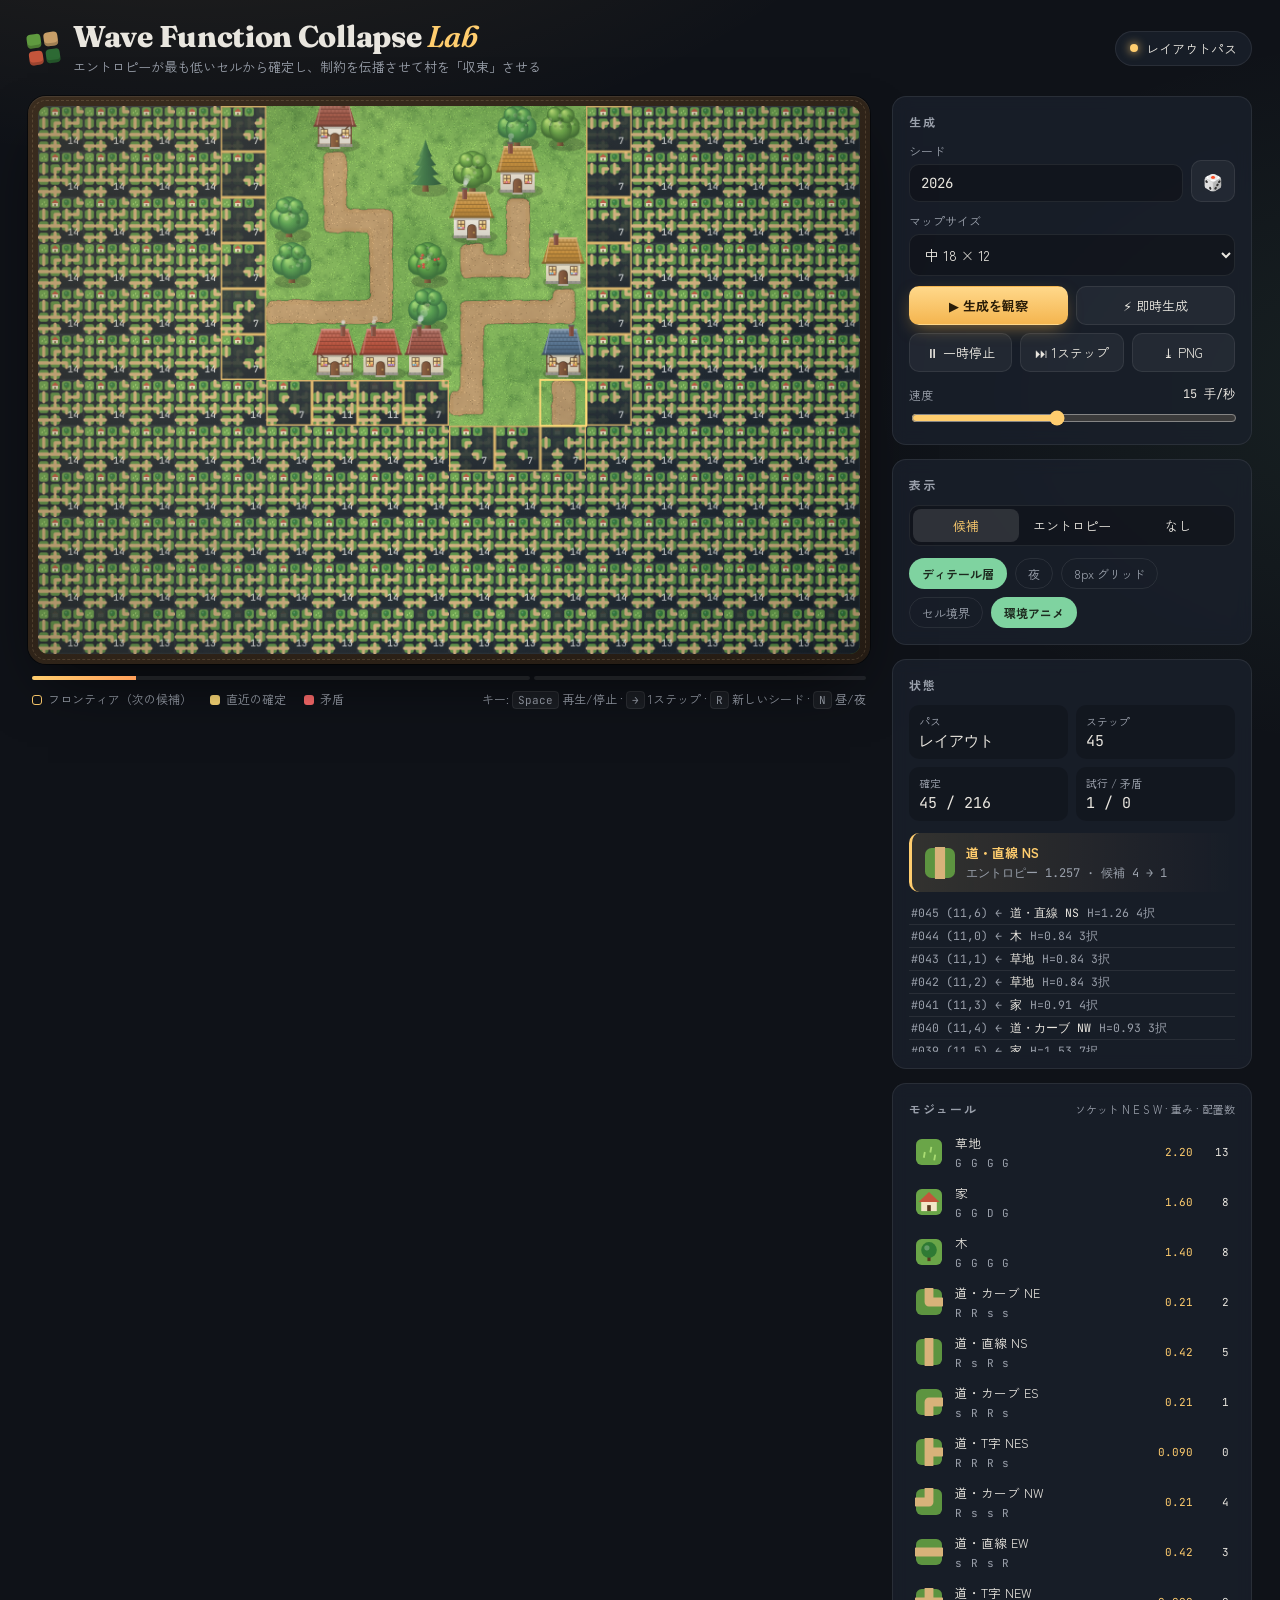
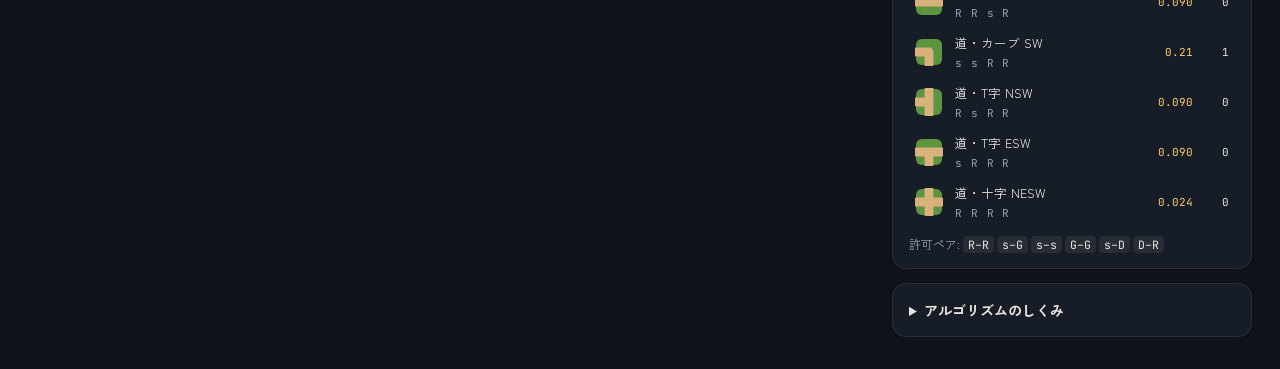
<file: index.html>
<!doctype html>
<html lang="ja">
<head>
  <meta charset="utf-8">
  <meta name="viewport" content="width=device-width, initial-scale=1">
  <title>Wave Function Collapse Lab</title>
  <meta name="description" content="2パスの Wave Function Collapse で小さな村を生成するインタラクティブなデモ">
  <link rel="preconnect" href="https://fonts.googleapis.com">
  <link rel="preconnect" href="https://fonts.gstatic.com" crossorigin>
  <link href="https://fonts.googleapis.com/css2?family=Fraunces:opsz,wght@9..144,600;9..144,800&family=JetBrains+Mono:wght@400;600&family=Zen+Kaku+Gothic+New:wght@400;500;700&display=swap" rel="stylesheet">
  <link rel="stylesheet" href="css/style.css">
</head>
<body>
  <header class="top">
    <div class="brand">
      <div class="logo" aria-hidden="true">
        <span></span><span></span><span></span><span></span>
      </div>
      <div>
        <h1>Wave Function Collapse <em>Lab</em></h1>
        <p class="sub">エントロピーが最も低いセルから確定し、制約を伝播させて村を「収束」させる</p>
      </div>
    </div>
    <div class="phase-pill" id="phasePill"><i></i><span id="phaseText">待機中</span></div>
  </header>

  <main class="layout">
    <section class="stage">
      <div class="frame">
        <canvas id="view"></canvas>
        <div class="toast" id="toast"></div>
      </div>
      <div class="progress"><div class="bar" id="barLayout"></div><div class="bar detail" id="barDetail"></div></div>
      <div class="stage-legend">
        <span><b class="dot frontier"></b>フロンティア（次の候補）</span>
        <span><b class="dot pick"></b>直近の確定</span>
        <span><b class="dot bad"></b>矛盾</span>
        <span class="hint">キー: <kbd>Space</kbd> 再生/停止 · <kbd>→</kbd> 1ステップ · <kbd>R</kbd> 新しいシード · <kbd>N</kbd> 昼/夜</span>
      </div>
    </section>

    <aside class="panel">
      <div class="card">
        <h2>生成</h2>
        <div class="row">
          <label class="field grow">
            <span>シード</span>
            <input id="seed" type="number" min="1" max="2147483646" value="2026">
          </label>
          <button class="icon" id="dice" title="ランダムなシード">🎲</button>
        </div>
        <div class="row">
          <label class="field grow">
            <span>マップサイズ</span>
            <select id="size">
              <option value="12x9">小 12 × 9</option>
              <option value="18x12" selected>中 18 × 12</option>
              <option value="24x15">大 24 × 15</option>
            </select>
          </label>
        </div>
        <div class="btns">
          <button class="primary" id="btnAnimate">▶ 生成を観察</button>
          <button id="btnInstant">⚡ 即時生成</button>
        </div>
        <div class="btns three">
          <button id="btnPlay" title="Space">⏸ 一時停止</button>
          <button id="btnStep" title="→">⏭ 1ステップ</button>
          <button id="btnPng" title="PNGで保存">⤓ PNG</button>
        </div>
        <label class="field">
          <span>速度 <output id="speedOut"></output></span>
          <input id="speed" type="range" min="1" max="10" value="5">
        </label>
      </div>

      <div class="card">
        <h2>表示</h2>
        <div class="seg" id="overlaySeg">
          <button data-v="options" class="on">候補</button>
          <button data-v="entropy">エントロピー</button>
          <button data-v="none">なし</button>
        </div>
        <div class="toggles">
          <label><input type="checkbox" id="optDetails" checked><span>ディテール層</span></label>
          <label><input type="checkbox" id="optNight"><span>夜</span></label>
          <label><input type="checkbox" id="optSpot"><span>8px グリッド</span></label>
          <label><input type="checkbox" id="optGrid"><span>セル境界</span></label>
          <label><input type="checkbox" id="optAmbient" checked><span>環境アニメ</span></label>
        </div>
      </div>

      <div class="card stats">
        <h2>状態</h2>
        <dl>
          <div><dt>パス</dt><dd id="stPass">—</dd></div>
          <div><dt>ステップ</dt><dd id="stSteps">0</dd></div>
          <div><dt>確定</dt><dd id="stDecided">0 / 0</dd></div>
          <div><dt>試行 / 矛盾</dt><dd id="stAttempts">1 / 0</dd></div>
        </dl>
        <div class="lastpick" id="lastPick">まだ何も選ばれていません</div>
        <ol class="log" id="log"></ol>
      </div>

      <div class="card">
        <h2>モジュール <small>ソケット N E S W · 重み · 配置数</small></h2>
        <ul class="modules" id="modules"></ul>
        <p class="note">許可ペア: <code>R–R</code> <code>s–G</code> <code>s–s</code> <code>G–G</code> <code>s–D</code> <code>D–R</code></p>
      </div>

      <details class="card how">
        <summary>アルゴリズムのしくみ</summary>
        <ol>
          <li><b>重ね合わせ</b> — 全セルが 14 モジュールすべての可能性を持つ。最下段は「家禁止」の単項ルールで削る。</li>
          <li><b>最初の一手</b> — 中央 4 セルのどれかに家を置き、村をひと塊で外側へ育てる。</li>
          <li><b>観測</b> — 確定済みセルに隣接する「フロンティア」の中から、シャノンエントロピー <code>log ΣW − Σw·log w / ΣW</code>（+ 小さなノイズ）が最小のセルを選び、重み付きでモジュールを決める。</li>
          <li><b>伝播</b> — スタックで隣へ制約を広げ、各辺のソケットが合わない候補を消す。候補が 0 になったら矛盾 → 次のシードで再試行。</li>
          <li><b>ディテールパス</b> — 1 セルを 4×4 スポットに分け、レイアウトに応じた重み（家の近くに花、土の上だけ小石、庭に最低4マスの柵 …）で同じソルバーをもう一度回す。</li>
        </ol>
        <p class="src">参考: <a href="https://www.spritecook.ai/blog/wave-function-collapse-explained" target="_blank" rel="noopener">Wave Function Collapse Explained — SpriteCook</a></p>
      </details>
    </aside>
  </main>

  <script src="js/solver.js"></script>
  <script src="js/village.js"></script>
  <script src="js/render.js"></script>
  <script src="js/app.js"></script>
</body>
</html>
</file>
<file: css/style.css>
:root {
  --bg: #0f1218;
  --bg2: #151a23;
  --card: rgba(26, 32, 44, 0.78);
  --line: rgba(255, 255, 255, 0.08);
  --text: #e9e6df;
  --muted: #9aa0ab;
  --accent: #ffcd6e;
  --accent2: #7fd3a0;
  --bad: #ff6b6b;
  --radius: 14px;
}
* { box-sizing: border-box; }
html, body { margin: 0; }
body {
  background:
    radial-gradient(1200px 600px at 15% -10%, rgba(255, 205, 110, 0.10), transparent 60%),
    radial-gradient(900px 600px at 110% 20%, rgba(127, 211, 160, 0.08), transparent 60%),
    var(--bg);
  color: var(--text);
  font-family: "Zen Kaku Gothic New", system-ui, -apple-system, "Hiragino Sans", sans-serif;
  min-height: 100vh;
}
button, input, select { font: inherit; color: inherit; }

/* ---------- header ---------- */
.top {
  display: flex; align-items: center; justify-content: space-between; gap: 16px;
  padding: 20px 28px 8px;
}
.brand { display: flex; align-items: center; gap: 14px; }
.logo { display: grid; grid-template-columns: repeat(2, 14px); gap: 3px; transform: rotate(-8deg); }
.logo span { width: 14px; height: 14px; border-radius: 4px; background: #5f9a3f; box-shadow: inset 0 -3px 0 rgba(0,0,0,.2); }
.logo span:nth-child(2) { background: #c79e68; }
.logo span:nth-child(3) { background: #c4553b; }
.logo span:nth-child(4) { background: #2d6a34; animation: pulse 2.4s infinite; }
@keyframes pulse { 50% { background: #ffcd6e; } }
h1 {
  font-family: "Fraunces", Georgia, serif; font-weight: 800; letter-spacing: -0.01em;
  font-size: clamp(20px, 2.6vw, 30px); margin: 0; line-height: 1.1;
}
h1 em { font-style: italic; color: var(--accent); font-weight: 600; }
.sub { margin: 4px 0 0; color: var(--muted); font-size: 13px; }
.phase-pill {
  display: inline-flex; align-items: center; gap: 8px; white-space: nowrap;
  padding: 7px 14px; border-radius: 999px; border: 1px solid var(--line);
  background: var(--card); font-size: 13px;
}
.phase-pill i { width: 8px; height: 8px; border-radius: 50%; background: var(--muted); }
.phase-pill.run i { background: var(--accent); box-shadow: 0 0 10px var(--accent); animation: blink 1s infinite; }
.phase-pill.done i { background: var(--accent2); box-shadow: 0 0 10px var(--accent2); }
.phase-pill.fail i { background: var(--bad); }
@keyframes blink { 50% { opacity: .35; } }

/* ---------- layout ---------- */
.layout {
  display: grid; grid-template-columns: minmax(0, 1fr) 360px; gap: 22px;
  padding: 12px 28px 32px; align-items: start;
}
@media (max-width: 1080px) { .layout { grid-template-columns: 1fr; } }
@media (max-width: 600px) { .top, .layout { padding-left: 16px; padding-right: 16px; } .top { flex-wrap: wrap; } }

.stage { position: sticky; top: 12px; }
@media (max-width: 1080px) { .stage { position: static; } }
.frame {
  position: relative; border-radius: 18px; padding: 10px;
  background: linear-gradient(145deg, #3a2c1e, #241b13);
  box-shadow: 0 30px 60px -20px rgba(0,0,0,.7), inset 0 1px 0 rgba(255,255,255,.08), 0 0 0 1px rgba(0,0,0,.5);
}
.frame::before {
  content: ""; position: absolute; inset: 4px; border-radius: 14px; pointer-events: none;
  border: 1px dashed rgba(255, 220, 170, 0.15);
}
canvas#view {
  display: block; width: 100%; height: auto; border-radius: 10px;
  background: #4d8735; image-rendering: auto;
  box-shadow: inset 0 0 0 1px rgba(0,0,0,.4);
}
.toast {
  position: absolute; left: 50%; top: 22px; transform: translate(-50%, -10px);
  padding: 8px 16px; border-radius: 999px; font-size: 13px; font-weight: 500;
  background: rgba(20, 22, 30, 0.88); border: 1px solid var(--line);
  opacity: 0; transition: .25s; pointer-events: none; backdrop-filter: blur(6px);
}
.toast.show { opacity: 1; transform: translate(-50%, 0); }
.toast.bad { border-color: rgba(255,107,107,.5); color: #ffd0d0; }
.progress { display: flex; gap: 4px; height: 4px; margin: 12px 4px 0; }
.progress .bar {
  flex: 3; border-radius: 3px; background: var(--line); position: relative; overflow: hidden;
}
.progress .bar.detail { flex: 2; }
.progress .bar::after {
  content: ""; position: absolute; inset: 0; width: var(--p, 0%);
  background: linear-gradient(90deg, #ffcd6e, #ff9f5a); transition: width .1s linear;
}
.progress .bar.detail::after { background: linear-gradient(90deg, #7fd3a0, #6fc0ff); }
.stage-legend {
  display: flex; flex-wrap: wrap; gap: 6px 18px; margin: 10px 4px 0;
  color: var(--muted); font-size: 12px; align-items: center;
}
.stage-legend .hint { margin-left: auto; }
.dot { display: inline-block; width: 10px; height: 10px; border-radius: 3px; margin-right: 6px; vertical-align: -1px; }
.dot.frontier { border: 1.5px solid #ffcd6e; }
.dot.pick { background: #ffdc78; }
.dot.bad { background: var(--bad); }
kbd {
  font-family: "JetBrains Mono", monospace; font-size: 11px; padding: 1px 5px; border-radius: 4px;
  border: 1px solid var(--line); background: rgba(255,255,255,.05);
}

/* ---------- panel ---------- */
.panel { display: flex; flex-direction: column; gap: 14px; }
.card {
  background: var(--card); border: 1px solid var(--line); border-radius: var(--radius);
  padding: 16px; backdrop-filter: blur(8px);
}
.card h2 {
  margin: 0 0 12px; font-size: 12px; letter-spacing: .14em; text-transform: uppercase;
  color: var(--muted); font-weight: 700; display: flex; justify-content: space-between; align-items: baseline;
}
.card h2 small { letter-spacing: 0; text-transform: none; font-weight: 400; font-size: 11px; }
.row { display: flex; gap: 8px; align-items: end; margin-bottom: 10px; }
.grow { flex: 1; }
.field { display: flex; flex-direction: column; gap: 5px; font-size: 12px; color: var(--muted); }
.field span { display: flex; justify-content: space-between; }
.field output { color: var(--text); font-family: "JetBrains Mono", monospace; }
input[type=number], select {
  width: 100%; padding: 9px 11px; border-radius: 10px; border: 1px solid var(--line);
  background: rgba(0,0,0,.25); color: var(--text); font-family: "JetBrains Mono", monospace; font-size: 14px;
}
select { font-family: inherit; }
input[type=range] { width: 100%; accent-color: var(--accent); }
button {
  cursor: pointer; border: 1px solid var(--line); background: rgba(255,255,255,.05);
  border-radius: 10px; padding: 9px 12px; font-size: 13px; transition: .15s; white-space: nowrap;
}
button:hover { background: rgba(255,255,255,.1); border-color: rgba(255,255,255,.18); }
button:active { transform: translateY(1px); }
button.icon { padding: 8px 11px; font-size: 16px; }
button.primary {
  background: linear-gradient(180deg, #ffd88a, #f4b54f); color: #2a1d08; border-color: transparent; font-weight: 700;
  box-shadow: 0 6px 18px -6px rgba(255, 190, 80, .6);
}
button.primary:hover { filter: brightness(1.05); }
.btns { display: grid; grid-template-columns: 1fr 1fr; gap: 8px; margin-bottom: 8px; }
.btns.three { grid-template-columns: repeat(3, 1fr); margin-bottom: 14px; }

.seg { display: grid; grid-template-columns: repeat(3, 1fr); background: rgba(0,0,0,.25); border-radius: 10px; padding: 3px; border: 1px solid var(--line); margin-bottom: 12px; }
.seg button { border: 0; background: transparent; border-radius: 8px; padding: 7px; }
.seg button.on { background: rgba(255,255,255,.12); color: var(--accent); }
.toggles { display: flex; flex-wrap: wrap; gap: 8px; }
.toggles label { cursor: pointer; }
.toggles input { display: none; }
.toggles span {
  display: inline-block; padding: 6px 12px; border-radius: 999px; font-size: 12px;
  border: 1px solid var(--line); color: var(--muted); transition: .15s;
}
.toggles input:checked + span { color: #1d2a1f; background: var(--accent2); border-color: transparent; font-weight: 700; }

.stats dl { display: grid; grid-template-columns: 1fr 1fr; gap: 8px; margin: 0 0 12px; }
.stats dl div { background: rgba(0,0,0,.2); border-radius: 10px; padding: 8px 10px; }
.stats dt { font-size: 11px; color: var(--muted); }
.stats dd { margin: 2px 0 0; font-family: "JetBrains Mono", monospace; font-size: 15px; }
.lastpick {
  font-size: 13px; padding: 10px 12px; border-radius: 10px; margin-bottom: 10px;
  background: linear-gradient(90deg, rgba(255,205,110,.12), transparent); border-left: 3px solid var(--accent);
  display: flex; align-items: center; gap: 10px; min-height: 48px;
}
.lastpick canvas { flex: none; border-radius: 6px; }
.lastpick b { color: var(--accent); }
.mono { font-family: "JetBrains Mono", monospace; font-size: 12px; color: var(--muted); }
.log { list-style: none; margin: 0; padding: 0; max-height: 150px; overflow: auto; font-family: "JetBrains Mono", monospace; font-size: 11.5px; }
.log li { padding: 3px 2px; border-bottom: 1px solid var(--line); color: var(--muted); display: flex; gap: 8px; }
.log li b { color: var(--text); font-weight: 400; }
.log li.bad { color: var(--bad); }
.log li.info { color: var(--accent2); }

.modules { list-style: none; margin: 0; padding: 0; display: grid; gap: 4px; }
.modules li {
  display: grid; grid-template-columns: 30px 1fr auto auto; gap: 10px; align-items: center;
  padding: 4px 6px; border-radius: 8px; font-size: 12.5px;
}
.modules li:hover { background: rgba(255,255,255,.04); }
.modules .sock { font-family: "JetBrains Mono", monospace; font-size: 11px; color: var(--muted); letter-spacing: .08em; }
.modules .w { font-family: "JetBrains Mono", monospace; font-size: 11px; color: var(--accent); text-align: right; min-width: 38px; }
.modules .cnt { font-family: "JetBrains Mono", monospace; font-size: 11px; min-width: 26px; text-align: right; }
.note { margin: 10px 0 0; font-size: 12px; color: var(--muted); }
code { font-family: "JetBrains Mono", monospace; font-size: 11.5px; background: rgba(255,255,255,.07); padding: 1px 5px; border-radius: 4px; color: var(--text); }
.how summary { cursor: pointer; font-weight: 700; font-size: 14px; }
.how ol { padding-left: 20px; margin: 12px 0 0; font-size: 13px; line-height: 1.7; color: #cfccc5; }
.how li { margin-bottom: 6px; }
.how .src { font-size: 12px; color: var(--muted); }
.how a { color: var(--accent); }
</file>
